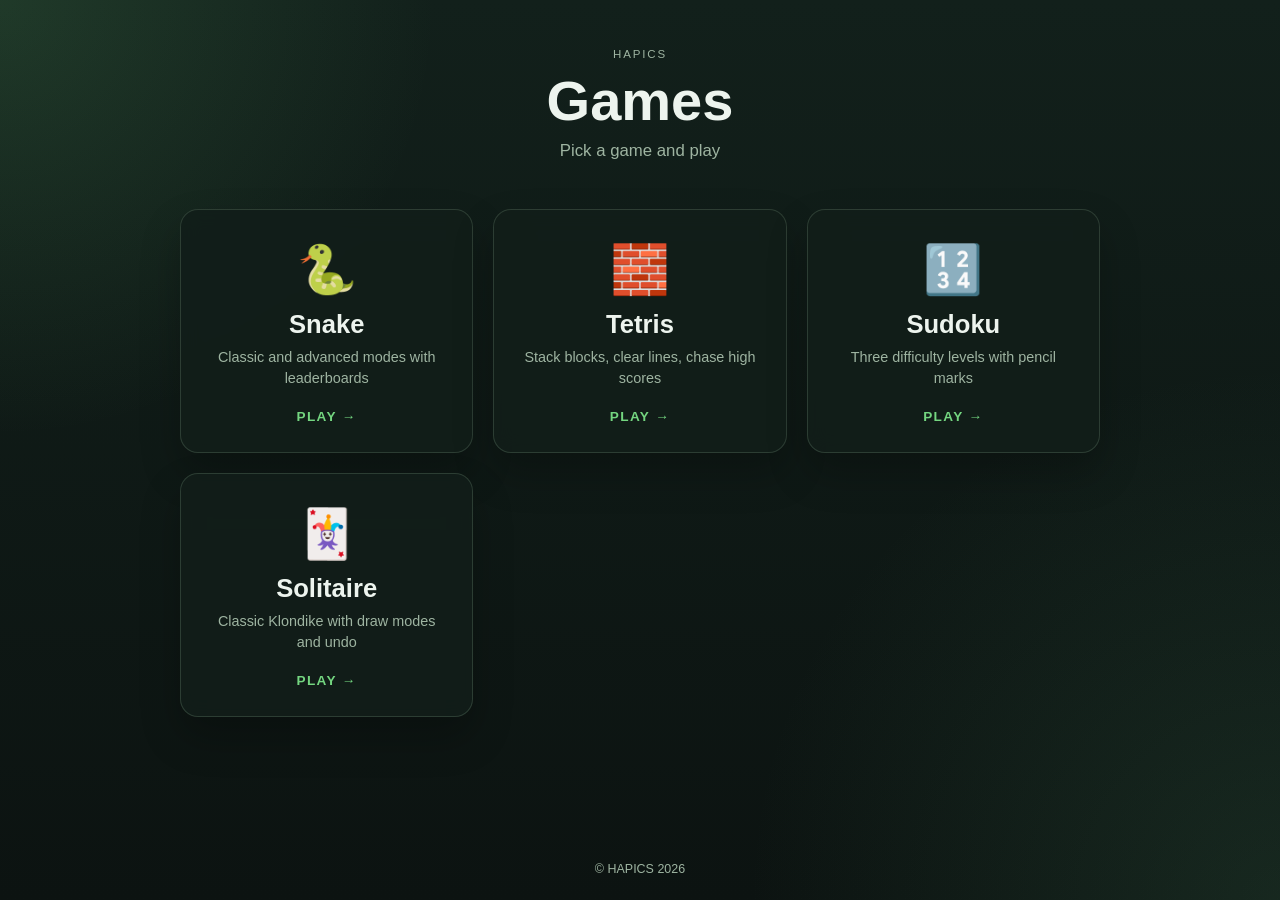
<file: index.html>
<!DOCTYPE html>
<html lang="en">
<head>
  <meta charset="UTF-8" />
  <meta name="viewport" content="width=device-width, initial-scale=1.0" />
  <title>HAPICS Games</title>
  <link rel="stylesheet" href="styles.css" />
</head>
<body>
  <main class="page">
    <header class="hero">
      <p class="eyebrow">HAPICS</p>
      <h1>Games</h1>
      <p class="subtitle">Pick a game and play</p>
    </header>

    <section class="games-grid" aria-label="Available games">
      <!-- To add a new game, copy a game-card block and update:
           1. href       - path to the game (e.g. "/newgame/")
           2. span.emoji - icon for the game
           3. h2         - game name
           4. p          - short description
           5. Remove the "coming-soon" class if the game is live -->

      <a href="/snake/" class="game-card">
        <span class="game-icon" aria-hidden="true">&#x1F40D;</span>
        <h2 class="game-title">Snake</h2>
        <p class="game-desc">Classic and advanced modes with leaderboards</p>
        <span class="play-tag">Play <span class="arrow">&rarr;</span></span>
      </a>

      <a href="/tetris/" class="game-card">
        <span class="game-icon" aria-hidden="true">&#x1F9F1;</span>
        <h2 class="game-title">Tetris</h2>
        <p class="game-desc">Stack blocks, clear lines, chase high scores</p>
        <span class="play-tag">Play <span class="arrow">&rarr;</span></span>
      </a>

      <a href="/sudoku/" class="game-card">
        <span class="game-icon" aria-hidden="true">&#x1F522;</span>
        <h2 class="game-title">Sudoku</h2>
        <p class="game-desc">Three difficulty levels with pencil marks</p>
        <span class="play-tag">Play <span class="arrow">&rarr;</span></span>
      </a>

      <a href="/solitaire/" class="game-card">
        <span class="game-icon" aria-hidden="true">&#x1F0CF;</span>
        <h2 class="game-title">Solitaire</h2>
        <p class="game-desc">Classic Klondike with draw modes and undo</p>
        <span class="play-tag">Play <span class="arrow">&rarr;</span></span>
      </a>
    </section>

    <footer class="footer">
      <p>&copy; HAPICS 2026</p>
    </footer>
  </main>
</body>
</html>
</file>
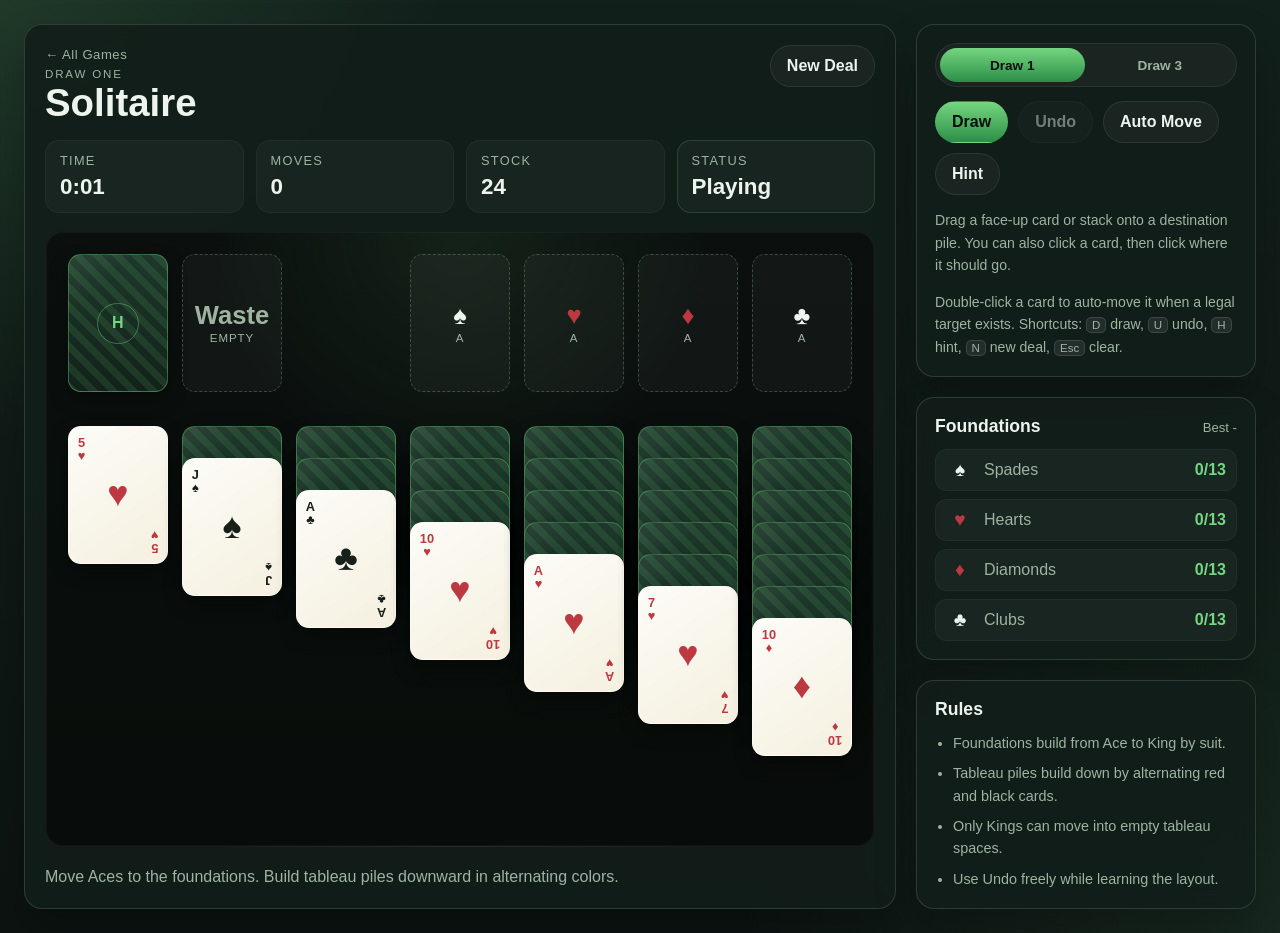
<file: solitaire/index.html>
<!DOCTYPE html>
<html lang="en">
<head>
  <meta charset="UTF-8" />
  <meta name="viewport" content="width=device-width, initial-scale=1.0" />
  <title>Solitaire</title>
  <link rel="stylesheet" href="styles.css" />
</head>
<body>
  <main class="app">
    <section class="play-area panel" aria-label="Solitaire game">
      <div class="play-header">
        <div>
          <a href="/" class="back-link">&larr; All Games</a>
          <p class="eyebrow" id="mode-eyebrow">Draw One</p>
          <h1>Solitaire</h1>
        </div>
        <button id="new-game-btn" class="secondary-btn" type="button">New Deal</button>
      </div>

      <div class="stats">
        <div class="stat-card">
          <span class="stat-label">Time</span>
          <span id="timer" class="stat-value">0:00</span>
        </div>
        <div class="stat-card">
          <span class="stat-label">Moves</span>
          <span id="moves" class="stat-value">0</span>
        </div>
        <div class="stat-card">
          <span class="stat-label">Stock</span>
          <span id="stock-count" class="stat-value">24</span>
        </div>
        <div class="stat-card status-card">
          <span class="stat-label">Status</span>
          <span id="status" class="stat-value">Playing</span>
        </div>
      </div>

      <div id="board" class="board" aria-label="Klondike Solitaire board">
        <section class="top-row" aria-label="Stock, waste, and foundations">
          <div id="stock-pile" class="pile-host" data-zone="stock"></div>
          <div id="waste-pile" class="pile-host" data-zone="waste"></div>
          <div id="foundation-row" class="foundation-row" aria-label="Foundations"></div>
        </section>

        <section id="tableau" class="tableau" aria-label="Tableau piles"></section>
      </div>

      <p id="message" class="board-message" aria-live="polite">
        Move Aces to the foundations. Build tableau piles downward in alternating colors.
      </p>
    </section>

    <aside class="sidebar">
      <section class="panel controls-panel">
        <div class="mode-toggle" role="group" aria-label="Draw mode">
          <button id="draw-one-btn" class="mode-toggle-btn active" type="button" aria-pressed="true">Draw 1</button>
          <button id="draw-three-btn" class="mode-toggle-btn" type="button" aria-pressed="false">Draw 3</button>
        </div>

        <div class="controls">
          <button id="draw-btn" type="button">Draw</button>
          <button id="undo-btn" class="secondary-btn" type="button">Undo</button>
          <button id="auto-btn" class="secondary-btn" type="button">Auto Move</button>
          <button id="hint-btn" class="secondary-btn" type="button">Hint</button>
        </div>

        <p class="help">
          Drag a face-up card or stack onto a destination pile. You can also click a card, then click where it should go.
        </p>
        <p class="help">
          Double-click a card to auto-move it when a legal target exists. Shortcuts: <kbd>D</kbd> draw, <kbd>U</kbd> undo, <kbd>H</kbd> hint, <kbd>N</kbd> new deal, <kbd>Esc</kbd> clear.
        </p>
      </section>

      <section class="panel progress-panel" aria-label="Foundation progress">
        <div class="leaderboard-header">
          <h2>Foundations</h2>
          <span id="best-score" class="leaderboard-note">Best -</span>
        </div>
        <div id="foundation-status" class="foundation-status"></div>
      </section>

      <section class="panel rules-panel">
        <h2>Rules</h2>
        <ul class="rules-list">
          <li>Foundations build from Ace to King by suit.</li>
          <li>Tableau piles build down by alternating red and black cards.</li>
          <li>Only Kings can move into empty tableau spaces.</li>
          <li>Use Undo freely while learning the layout.</li>
        </ul>
      </section>
    </aside>
  </main>

  <div id="win-overlay" class="modal-overlay hidden" role="dialog" aria-modal="true" aria-labelledby="win-title">
    <div class="modal">
      <p class="eyebrow">Complete</p>
      <h2 id="win-title">You Won Solitaire</h2>
      <p id="win-message">Every suit made it home.</p>
      <div class="modal-actions">
        <button id="play-again-btn" type="button">Play Again</button>
        <button id="close-win-btn" class="secondary-btn" type="button">Keep Looking</button>
      </div>
    </div>
  </div>

  <script src="logic.js" defer></script>
  <script src="main.js" defer></script>
</body>
</html>
</file>
<file: styles.css>
:root {
  color-scheme: dark;
  font-family: "Trebuchet MS", "Gill Sans", sans-serif;
  --bg: #0c1311;
  --bg-accent: #12201b;
  --panel: rgba(18, 30, 26, 0.92);
  --panel-border: rgba(142, 179, 144, 0.22);
  --text: #edf4ee;
  --muted: #9eb4a1;
  --accent: #74d680;
  --accent-strong: #2d8f47;
  --danger: #ff7878;
}

* {
  box-sizing: border-box;
}

html, body {
  width: 100%;
  height: 100%;
}

body {
  margin: 0;
  background:
    radial-gradient(circle at top left, rgba(116, 214, 128, 0.14), transparent 28%),
    radial-gradient(circle at bottom right, rgba(73, 134, 96, 0.18), transparent 34%),
    linear-gradient(180deg, var(--bg-accent), var(--bg));
  color: var(--text);
}

.page {
  min-height: 100vh;
  padding: 48px 24px 24px;
  display: flex;
  flex-direction: column;
  align-items: center;
}

/* ── Hero ── */

.hero {
  text-align: center;
  margin-bottom: 48px;
}

.eyebrow {
  text-transform: uppercase;
  letter-spacing: 0.16em;
  font-size: 0.72rem;
  color: var(--muted);
  margin: 0 0 8px;
}

.hero h1 {
  font-size: clamp(2.4rem, 5vw, 3.5rem);
  margin: 0 0 8px;
  color: var(--text);
}

.subtitle {
  color: var(--muted);
  font-size: 1.05rem;
  margin: 0;
}

/* ── Game Cards Grid ── */

.games-grid {
  display: grid;
  grid-template-columns: repeat(auto-fill, minmax(260px, 1fr));
  gap: 20px;
  max-width: 920px;
  width: 100%;
}

.game-card {
  background: var(--panel);
  border: 1px solid var(--panel-border);
  border-radius: 18px;
  box-shadow: 0 20px 40px rgba(0, 0, 0, 0.24);
  backdrop-filter: blur(10px);
  padding: 36px 24px 28px;
  display: flex;
  flex-direction: column;
  align-items: center;
  text-align: center;
  text-decoration: none;
  color: inherit;
  transition: transform 200ms ease, box-shadow 200ms ease;
}

a.game-card:hover {
  transform: translateY(-4px);
  box-shadow:
    0 24px 48px rgba(0, 0, 0, 0.3),
    0 0 0 1px rgba(116, 214, 128, 0.25);
}

a.game-card:focus-visible {
  outline: 2px solid var(--accent);
  outline-offset: 4px;
  transform: translateY(-4px);
}

/* ── Card Elements ── */

.game-icon {
  font-size: 3rem;
  line-height: 1;
  margin-bottom: 16px;
}

.game-title {
  font-size: clamp(1.3rem, 2.5vw, 1.6rem);
  margin: 0 0 8px;
}

.game-desc {
  color: var(--muted);
  font-size: 0.9rem;
  line-height: 1.45;
  margin: 0 0 20px;
  flex: 1;
}

.play-tag {
  color: var(--accent);
  font-weight: 700;
  font-size: 0.85rem;
  text-transform: uppercase;
  letter-spacing: 0.1em;
}

.play-tag .arrow {
  display: inline-block;
  transition: transform 200ms ease;
}

a.game-card:hover .play-tag .arrow {
  transform: translateX(3px);
}

/* ── Coming Soon ── */

.coming-soon {
  opacity: 0.45;
  cursor: default;
}

.soon-tag {
  color: var(--muted);
  font-weight: 600;
  font-size: 0.8rem;
  text-transform: uppercase;
  letter-spacing: 0.1em;
  border: 1px solid rgba(142, 179, 144, 0.18);
  border-radius: 999px;
  padding: 5px 14px;
}

/* ── Footer ── */

.footer {
  margin-top: auto;
  padding-top: 48px;
  text-align: center;
  color: var(--muted);
  font-size: 0.78rem;
}

.footer p {
  margin: 0;
}

/* ── Entrance Animation ── */

@keyframes cardIn {
  from { opacity: 0; transform: translateY(16px); }
  to   { opacity: 1; transform: translateY(0); }
}

.game-card {
  animation: cardIn 0.4s ease-out both;
}

.game-card:nth-child(2) { animation-delay: 0.08s; }
.game-card:nth-child(3) { animation-delay: 0.16s; }
.game-card:nth-child(4) { animation-delay: 0.24s; }

/* ── Responsive ── */

@media (max-width: 720px) {
  .page {
    padding: 28px 14px 14px;
  }

  .hero {
    margin-bottom: 32px;
  }

  .games-grid {
    gap: 14px;
  }

  .game-card {
    padding: 28px 18px 22px;
  }
}

/* ── Reduced Motion ── */

@media (prefers-reduced-motion: reduce) {
  .game-card {
    animation: none;
  }

  a.game-card:hover,
  a.game-card:focus-visible {
    transform: none;
  }

  .play-tag .arrow {
    transition: none;
  }
}
</file>
<file: solitaire/styles.css>
:root {
  color-scheme: dark;
  font-family: "Trebuchet MS", "Gill Sans", sans-serif;

  --bg: #0c1311;
  --bg-accent: #12201b;
  --panel: rgba(18, 30, 26, 0.92);
  --panel-border: rgba(142, 179, 144, 0.22);
  --text: #edf4ee;
  --muted: #9eb4a1;
  --accent: #74d680;
  --accent-strong: #2d8f47;
  --danger: #ff7878;
  --board: #09110e;
  --gold: #e9c56a;
  --card: #f5f0df;
  --card-ink: #17201a;
  --card-red: #bc3941;
  --card-shadow: rgba(0, 0, 0, 0.34);
  --pile-gap: clamp(10px, 1vw, 22px);
  --card-w: clamp(100px, 7.8vw, 160px);
  --card-h: calc(var(--card-w) * 1.38);
  --stack-gap: clamp(32px, 1.8vw, 38px);
}

* {
  box-sizing: border-box;
}

html,
body {
  width: 100%;
  min-height: 100%;
}

body {
  margin: 0;
  background:
    radial-gradient(circle at top left, rgba(116, 214, 128, 0.14), transparent 28%),
    radial-gradient(circle at bottom right, rgba(73, 134, 96, 0.18), transparent 34%),
    linear-gradient(180deg, var(--bg-accent), var(--bg));
  color: var(--text);
}

button {
  font: inherit;
}

.app {
  width: 100vw;
  min-height: 100vh;
  padding: 24px;
  display: grid;
  grid-template-columns: minmax(0, 1fr) minmax(280px, 340px);
  gap: 20px;
}

.panel {
  background: var(--panel);
  border: 1px solid var(--panel-border);
  border-radius: 18px;
  box-shadow: 0 20px 40px rgba(0, 0, 0, 0.24);
  backdrop-filter: blur(10px);
}

.hidden {
  display: none !important;
}

.back-link {
  display: inline-block;
  color: var(--muted);
  text-decoration: none;
  font-size: 0.82rem;
  letter-spacing: 0.04em;
  margin-bottom: 6px;
  transition: color 120ms ease;
}

.back-link:hover {
  color: var(--accent);
}

.play-area {
  min-height: calc(100vh - 48px);
  padding: 20px;
  display: grid;
  grid-template-rows: auto auto minmax(0, 1fr) auto;
  gap: 18px;
}

.play-header {
  display: flex;
  justify-content: space-between;
  align-items: start;
  gap: 12px;
}

.eyebrow {
  margin: 0 0 4px;
  text-transform: uppercase;
  letter-spacing: 0.16em;
  font-size: 0.72rem;
  color: var(--muted);
}

h1,
h2 {
  margin: 0;
}

h1 {
  font-size: clamp(2rem, 3vw, 2.8rem);
  line-height: 1;
}

h2 {
  font-size: 1.1rem;
}

.stats {
  display: grid;
  grid-template-columns: repeat(4, minmax(0, 1fr));
  gap: 12px;
}

.stat-card {
  padding: 12px 14px;
  border-radius: 14px;
  background: rgba(255, 255, 255, 0.03);
  border: 1px solid rgba(255, 255, 255, 0.04);
  display: grid;
  gap: 6px;
}

.status-card {
  border-color: rgba(116, 214, 128, 0.18);
}

.stat-label {
  font-size: 0.8rem;
  text-transform: uppercase;
  letter-spacing: 0.1em;
  color: var(--muted);
}

.stat-value {
  font-size: clamp(1rem, 2vw, 1.4rem);
  font-weight: 700;
}

.board {
  min-height: 560px;
  padding: clamp(12px, 2vw, 22px);
  border-radius: 18px;
  border: 1px solid rgba(255, 255, 255, 0.06);
  background:
    radial-gradient(circle at 50% 0, rgba(116, 214, 128, 0.09), transparent 34%),
    linear-gradient(180deg, rgba(10, 16, 14, 0.92), rgba(8, 12, 10, 0.98)),
    var(--board);
  overflow-x: auto;
  overflow-y: hidden;
  box-shadow: inset 0 0 0 1px rgba(255, 255, 255, 0.03);
}

.top-row,
.tableau {
  display: grid;
  grid-template-columns: repeat(7, var(--card-w));
  justify-content: space-between;
  gap: 0;
  justify-items: center;
  width: min(100%, clamp(980px, 66vw, 1320px));
  min-width: 0;
  margin-inline: auto;
}

.top-row {
  align-items: start;
  margin-bottom: clamp(18px, 3vw, 34px);
}

.foundation-row {
  grid-column: 4 / span 4;
  display: grid;
  grid-template-columns: repeat(4, var(--card-w));
  justify-content: space-between;
  gap: 0;
  justify-items: center;
  width: 100%;
}

.tableau {
  align-items: start;
}

.pile-host,
.tableau-pile {
  position: relative;
  width: var(--card-w);
  min-height: var(--card-h);
}

.pile-host[data-count="2"]::before,
.pile-host[data-count="3"]::before,
.pile-host[data-count="3"]::after {
  content: "";
  position: absolute;
  inset: 0;
  width: var(--card-w);
  height: var(--card-h);
  border-radius: clamp(8px, 1vw, 13px);
  background: rgba(245, 240, 223, 0.42);
  border: 1px solid rgba(255, 255, 255, 0.18);
}

.pile-host[data-count="2"]::before,
.pile-host[data-count="3"]::before {
  transform: translateX(-5px);
}

.pile-host[data-count="3"]::after {
  transform: translateX(-10px);
}

.pile-host .waste-card {
  position: relative;
  z-index: 2;
}

.card,
.pile-slot {
  width: var(--card-w);
  height: var(--card-h);
  min-height: unset;
  padding: 0;
  border-radius: clamp(8px, 1vw, 13px);
  font: inherit;
  cursor: pointer;
  user-select: none;
  touch-action: none;
  -webkit-tap-highlight-color: transparent;
}

.card {
  position: relative;
  display: block;
  border: 1px solid rgba(255, 255, 255, 0.5);
  background:
    linear-gradient(145deg, rgba(255, 255, 255, 0.76), rgba(255, 255, 255, 0)),
    var(--card);
  color: var(--card-ink);
  box-shadow: 0 8px 18px var(--card-shadow);
  transition: transform 120ms ease, box-shadow 120ms ease, filter 120ms ease;
}

.card:hover,
.card:focus-visible {
  transform: translateY(-2px);
  filter: brightness(1.02);
  outline: none;
}

.card.selected {
  transform: translateY(-6px);
  box-shadow:
    0 13px 26px rgba(0, 0, 0, 0.42),
    0 0 0 3px rgba(116, 214, 128, 0.62);
}

.card.drag-source {
  opacity: 0.35;
  filter: saturate(0.7);
}

.drag-ghost {
  position: fixed;
  top: 0;
  left: 0;
  z-index: 50;
  pointer-events: none;
  filter: drop-shadow(0 24px 34px rgba(0, 0, 0, 0.42));
  will-change: transform;
}

.drag-ghost .card {
  box-shadow:
    0 14px 26px rgba(0, 0, 0, 0.38),
    0 0 0 1px rgba(255, 255, 255, 0.18);
}

.is-card-dragging {
  cursor: grabbing;
}

.card.red {
  color: var(--card-red);
}

.card.face-down {
  display: grid;
  place-items: center;
  color: rgba(237, 244, 238, 0.76);
  border-color: rgba(116, 214, 128, 0.38);
  background:
    linear-gradient(135deg, rgba(255, 255, 255, 0.06), transparent 28%),
    repeating-linear-gradient(45deg, rgba(116, 214, 128, 0.16) 0 7px, rgba(116, 214, 128, 0.05) 7px 14px),
    linear-gradient(180deg, #183026, #0d1814);
}

.card-back-mark {
  width: 42%;
  aspect-ratio: 1;
  display: grid;
  place-items: center;
  border-radius: 50%;
  border: 1px solid rgba(116, 214, 128, 0.42);
  color: var(--accent);
  font-weight: 800;
  letter-spacing: 0.04em;
}

.card-corner {
  position: absolute;
  display: grid;
  gap: 1px;
  justify-items: center;
  font-size: clamp(0.7rem, 1vw, 0.95rem);
  line-height: 0.95;
  font-weight: 800;
}

.card-corner-top {
  top: 7%;
  left: 9%;
}

.card-corner-bottom {
  right: 9%;
  bottom: 7%;
  transform: rotate(180deg);
}

.card-suit {
  position: absolute;
  inset: 0;
  display: grid;
  place-items: center;
  font-size: clamp(1.8rem, 2.8vw, 3.1rem);
  line-height: 1;
}

.tableau-card + .tableau-card {
  margin-top: calc(var(--stack-gap) - var(--card-h));
}

.pile-slot {
  display: grid;
  place-items: center;
  align-content: center;
  gap: 4px;
  border: 1px dashed rgba(142, 179, 144, 0.32);
  background: rgba(255, 255, 255, 0.035);
  color: var(--muted);
  transition: border-color 140ms ease, background 140ms ease, color 140ms ease, transform 120ms ease;
}

.pile-slot:hover,
.pile-slot:focus-visible {
  transform: translateY(-1px);
  border-color: rgba(116, 214, 128, 0.58);
  background: rgba(116, 214, 128, 0.08);
  color: var(--text);
  outline: none;
}

.tableau-pile.drag-over .pile-slot,
.pile-host.drag-over .pile-slot,
.pile-host.drag-over .card,
.tableau-pile.drag-over .card:last-child {
  box-shadow:
    0 0 0 3px rgba(116, 214, 128, 0.58),
    0 16px 28px rgba(0, 0, 0, 0.34);
}

.tableau-pile.drag-over-invalid .pile-slot,
.pile-host.drag-over-invalid .pile-slot,
.pile-host.drag-over-invalid .card,
.tableau-pile.drag-over-invalid .card:last-child {
  box-shadow:
    0 0 0 3px rgba(255, 120, 120, 0.46),
    0 16px 28px rgba(0, 0, 0, 0.34);
}

.pile-label {
  font-size: clamp(1rem, 2.2vw, 1.6rem);
  font-weight: 800;
  line-height: 1;
}

.pile-detail {
  color: var(--muted);
  font-size: 0.72rem;
  letter-spacing: 0.08em;
  text-transform: uppercase;
}

.red-suit {
  color: var(--card-red);
}

.black-suit {
  color: var(--text);
}

.board-message {
  min-height: 1.4em;
  margin: 0;
  color: var(--muted);
  line-height: 1.45;
}

.sidebar {
  display: grid;
  gap: 20px;
  align-content: start;
}

.controls-panel,
.progress-panel,
.rules-panel {
  padding: 18px;
}

.mode-toggle {
  display: flex;
  background: rgba(255, 255, 255, 0.04);
  border: 1px solid rgba(255, 255, 255, 0.07);
  border-radius: 999px;
  padding: 4px;
  gap: 3px;
  margin-bottom: 14px;
}

.mode-toggle-btn {
  flex: 1;
  min-height: 34px;
  padding: 6px 10px;
  border-radius: 999px;
  border: none;
  background: transparent;
  color: var(--muted);
  font-size: 0.85rem;
  font-weight: 600;
  cursor: pointer;
  transition: background 160ms ease, color 160ms ease;
}

.mode-toggle-btn:hover:not(.active) {
  background: rgba(255, 255, 255, 0.06);
  color: var(--text);
  transform: none;
  filter: none;
}

.mode-toggle-btn.active {
  background: linear-gradient(180deg, var(--accent), var(--accent-strong));
  color: #08100d;
}

.controls {
  display: flex;
  flex-wrap: wrap;
  gap: 10px;
}

button:not(.card):not(.pile-slot):not(.mode-toggle-btn) {
  min-height: 42px;
  padding: 10px 16px;
  border-radius: 999px;
  border: 1px solid transparent;
  background: linear-gradient(180deg, var(--accent), var(--accent-strong));
  color: #08100d;
  font-weight: 700;
  cursor: pointer;
  transition: transform 120ms ease, opacity 120ms ease, filter 120ms ease;
}

button:not(.card):not(.pile-slot):not(.mode-toggle-btn):hover:not(:disabled) {
  transform: translateY(-1px);
  filter: brightness(1.03);
}

button:disabled {
  opacity: 0.45;
  cursor: not-allowed;
}

.secondary-btn {
  background: rgba(255, 255, 255, 0.04) !important;
  border-color: rgba(255, 255, 255, 0.08) !important;
  color: var(--text) !important;
}

.help {
  margin: 14px 0 0;
  color: var(--muted);
  line-height: 1.6;
  font-size: 0.88rem;
}

.help kbd {
  font-family: inherit;
  font-size: 0.82em;
  background: rgba(255, 255, 255, 0.08);
  border: 1px solid rgba(255, 255, 255, 0.12);
  border-radius: 5px;
  padding: 1px 5px;
}

.leaderboard-header {
  display: flex;
  justify-content: space-between;
  align-items: baseline;
  gap: 12px;
  margin-bottom: 12px;
}

.leaderboard-note {
  color: var(--muted);
  font-size: 0.82rem;
}

.foundation-status {
  display: grid;
  gap: 8px;
}

.foundation-chip {
  display: grid;
  grid-template-columns: 28px minmax(0, 1fr) auto;
  align-items: center;
  gap: 10px;
  padding: 9px 10px;
  border-radius: 12px;
  background: rgba(255, 255, 255, 0.035);
  border: 1px solid rgba(255, 255, 255, 0.045);
  color: var(--muted);
}

.foundation-chip span:first-child {
  font-size: 1.2rem;
  text-align: center;
}

.suit-red {
  color: var(--card-red);
}

.suit-black {
  color: var(--text);
}

.foundation-count {
  color: var(--accent);
  font-weight: 700;
}

.rules-list {
  margin: 12px 0 0;
  padding-left: 18px;
  color: var(--muted);
  line-height: 1.55;
  font-size: 0.9rem;
}

.rules-list li + li {
  margin-top: 8px;
}

.modal-overlay {
  position: fixed;
  inset: 0;
  display: flex;
  align-items: center;
  justify-content: center;
  padding: 24px;
  background: rgba(5, 8, 7, 0.74);
  z-index: 10;
}

.modal {
  width: min(92vw, 400px);
  padding: 28px 24px;
  border-radius: 20px;
  background: linear-gradient(180deg, #15231d, #0f1814);
  border: 1px solid rgba(255, 255, 255, 0.08);
  box-shadow: 0 28px 60px rgba(0, 0, 0, 0.35);
  text-align: center;
}

.modal p:not(.eyebrow) {
  margin: 10px 0 18px;
  color: var(--muted);
}

.modal-actions {
  margin-top: 14px;
  display: flex;
  flex-wrap: wrap;
  justify-content: center;
  gap: 10px;
}

@media (max-width: 1060px) {
  :root {
    --card-w: clamp(72px, 7.5vw, 96px);
    --stack-gap: clamp(30px, 3vw, 42px);
  }

  .app {
    grid-template-columns: 1fr;
  }

  .play-area {
    min-height: auto;
  }

  .sidebar {
    grid-template-columns: repeat(3, minmax(0, 1fr));
  }
}

@media (max-width: 760px) {
  .app {
    padding: 14px;
    gap: 14px;
  }

  .play-area {
    padding: 16px;
  }

  .play-header {
    flex-direction: column;
    align-items: stretch;
  }

  .stats {
    grid-template-columns: repeat(2, minmax(0, 1fr));
  }

  .board {
    min-height: 510px;
  }

  .sidebar {
    grid-template-columns: 1fr;
    gap: 14px;
  }

  .controls {
    flex-direction: column;
  }

  button:not(.card):not(.pile-slot):not(.mode-toggle-btn),
  .secondary-btn {
    width: 100%;
  }
}

@media (max-width: 420px) {
  :root {
    --card-w: clamp(32px, calc((100vw - 114px) / 7), 39px);
    --pile-gap: 5px;
    --stack-gap: 24px;
  }

  .board {
    padding: 10px;
  }

  .pile-label {
    font-size: 0.75rem;
  }

  .pile-detail {
    font-size: 0.58rem;
  }
}

@media (max-width: 340px) {
  .app {
    padding: 10px;
  }

  .play-area {
    padding: 12px;
  }

  .board {
    padding: 8px;
  }
}

@media (prefers-reduced-motion: reduce) {
  *,
  *::before,
  *::after {
    animation-duration: 0.01ms !important;
    transition-duration: 0.01ms !important;
  }
}
</file>
